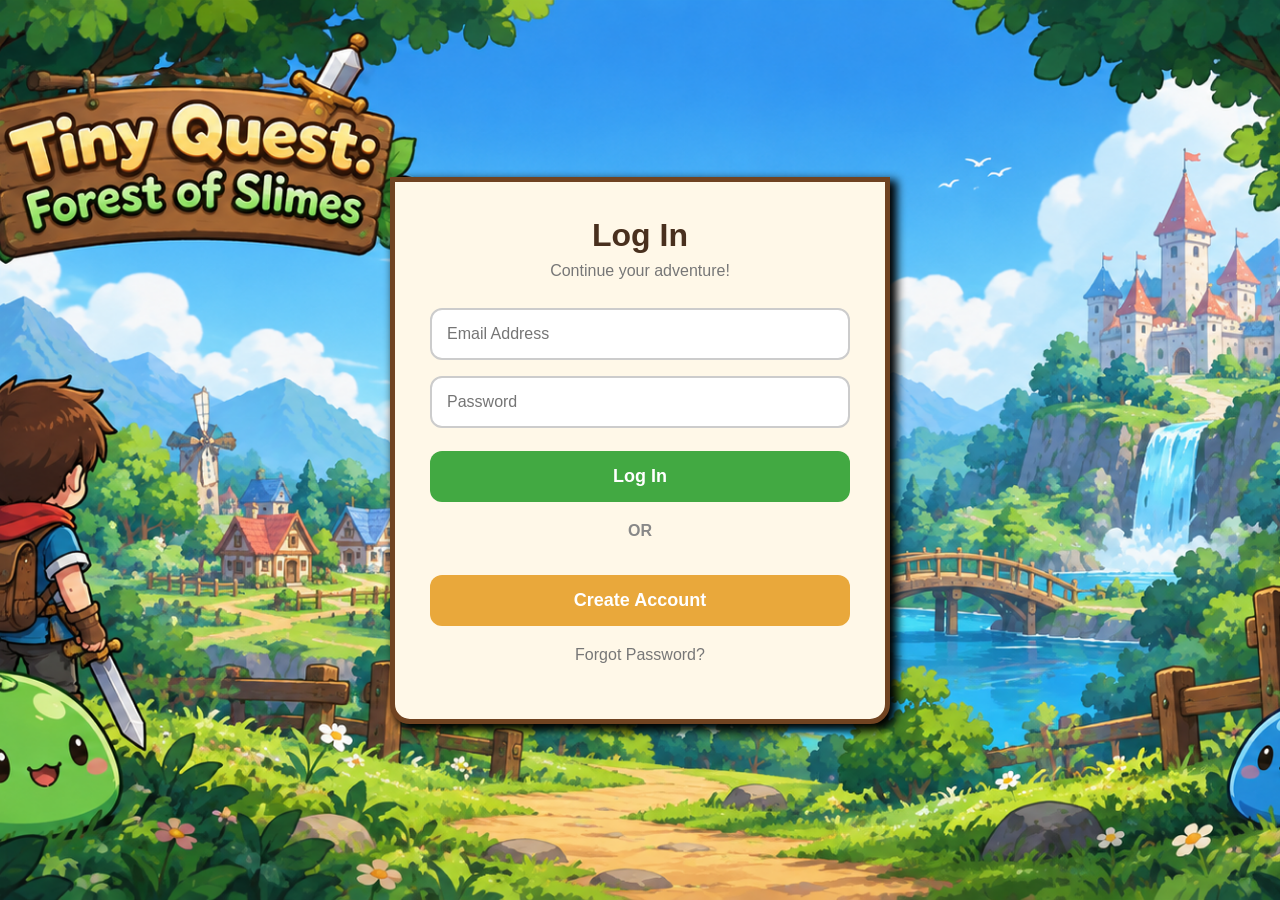
<file: index.html>
<!DOCTYPE html>
<html lang="en">
<head>
    <meta charset="UTF-8">
    <meta name="viewport" content="width=device-width, initial-scale=1.0">
    <title>Tiny Quest - Login</title>
    <link rel="stylesheet" href="style.css">
</head>

<body class="login-background">

<div class="game-container">


    <div class="login-box">
        <h1>Log In</h1>
        <p>Continue your adventure!</p>

        <input type="email" id="username" placeholder="Email Address">

        <input type="password" id="password" placeholder="Password" >

        <button onclick="login()">
            Log In
        </button>

        <div class="divider">OR</div>

        <button class="create-btn" onclick="goToRegister()">
            Create Account
        </button>

        <p class="forgot">Forgot Password?</p>
    </div>

</div>

<script src="script.js"></script>

</body>
</html>
</file>
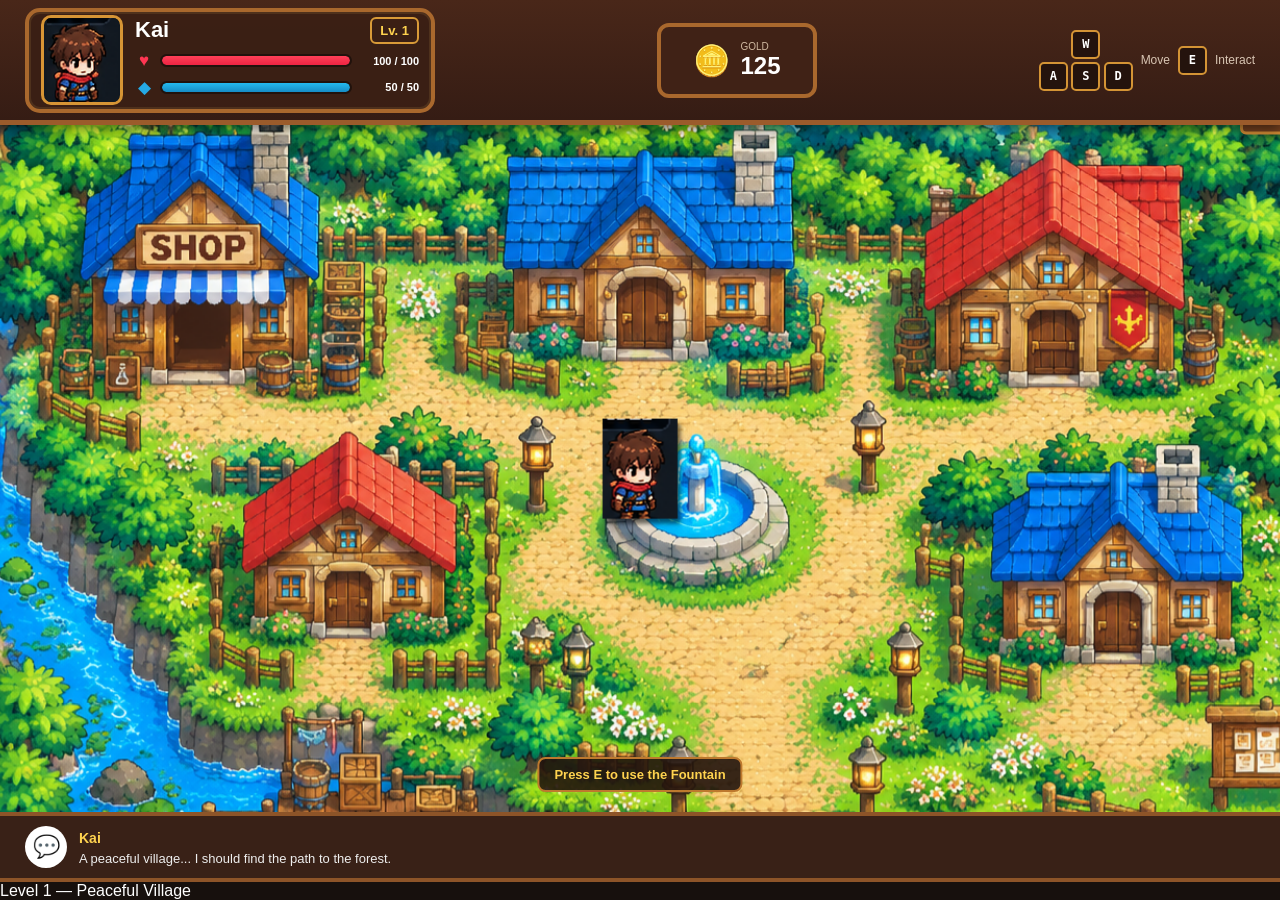
<file: level1.html>
<!DOCTYPE html>
<html lang="en">
<head>
    <meta charset="UTF-8">
    <meta name="viewport" content="width=device-width, initial-scale=1.0">

    <title>Tiny Quest - Level 1</title>

    <link rel="stylesheet" href="level1.css">
</head>

<body>

    <!-- GAME SCREEN -->
    <div id="game">

        <!-- =========================
             HUD
        ========================== -->
        <div class="hud">

            <!-- KAI STATUS -->
            <div class="player-hud">

                <div class="avatar">
                    <div class="kai-avatar"></div>
                </div>

                <div class="player-info">

                    <div class="name-row">
                        <span class="player-name">Kai</span>

                        <span class="level">
                            Lv. 1
                        </span>
                    </div>

                    <!-- HP -->
                    <div class="stat-row">

                        <span class="stat-icon hp-icon">♥</span>

                        <div class="stat-bar">
                            <div
                                id="hpBar"
                                class="hp-fill">
                            </div>
                        </div>

                        <span id="hpText">
                            100 / 100
                        </span>

                    </div>


                    <!-- MANA -->
                    <div class="stat-row">

                        <span class="stat-icon mana-icon">◆</span>

                        <div class="stat-bar">
                            <div
                                id="manaBar"
                                class="mana-fill">
                            </div>
                        </div>

                        <span id="manaText">
                            50 / 50
                        </span>

                    </div>

                </div>

            </div>


            <!-- GOLD -->
            <div class="gold-box">

                <span class="coin">
                    🪙
                </span>

                <div>
                    <small>GOLD</small>

                    <strong id="gold">
                        125
                    </strong>
                </div>

            </div>


            <!-- CONTROLS -->
            <div class="controls">

                <div class="wasd">

                    <kbd>W</kbd>

                    <div>
                        <kbd>A</kbd>
                        <kbd>S</kbd>
                        <kbd>D</kbd>
                    </div>

                </div>

                <span>
                    Move
                </span>

                <kbd>E</kbd>

                <span>
                    Interact
                </span>

            </div>

        </div>


        <!-- =========================
             GAME WORLD
        ========================== -->
        <div id="world">

            <!-- VILLAGE MAP -->
            <div class="village-map"></div>


            <!-- FOREST SIGN -->
            <div
                id="forestExit"
                class="forest-sign">

                <span>
                    To Forest →
                </span>

            </div>


            <!-- KAI -->
            <div id="kai">

                <div class="kai-sprite"></div>

            </div>


            <!-- INTERACTION MESSAGE -->
            <div
                id="interaction"
                class="interaction">

                <span id="interactionText">
                    Use W A S D to move
                </span>

            </div>

        </div>


        <!-- =========================
             BOTTOM MESSAGE
        ========================== -->
        <div class="dialogue">

            <div class="dialogue-icon">
                💬
            </div>

            <div>

                <strong>
                    Kai
                </strong>

                <p id="dialogueText">
                    A peaceful village...
                    I should find the path to the forest.
                </p>

            </div>

        </div>


        <!-- =========================
             LOCATION
        ========================== -->
        <div class="location">
            Level 1 — Peaceful Village
        </div>

    </div>


    <script src="level1.js"></script>

</body>
</html>
</file>
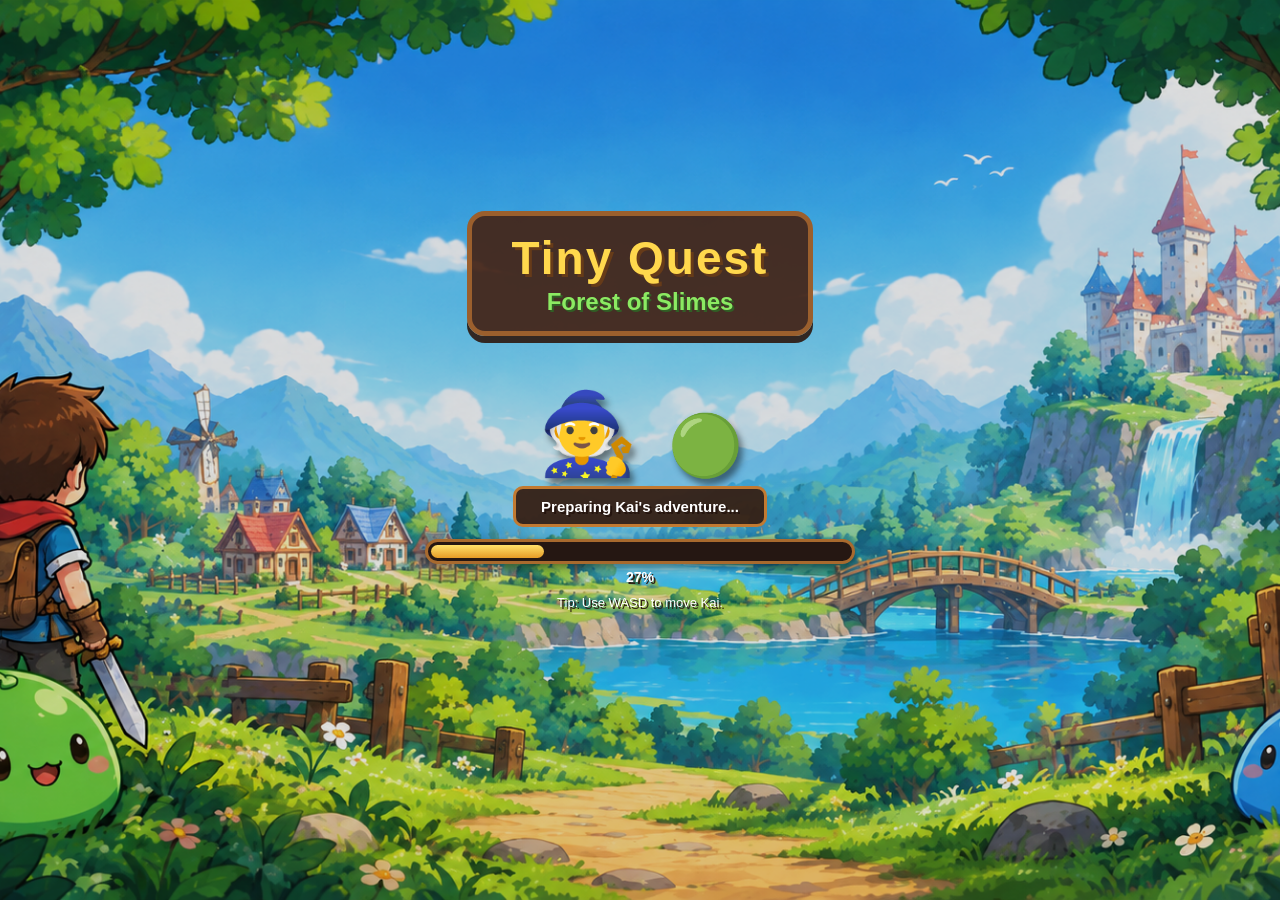
<file: loading.html>
<!DOCTYPE html>
<html lang="en">
<head>
    <meta charset="UTF-8">
    <meta name="viewport" content="width=device-width, initial-scale=1.0">

    <title>Tiny Quest - Loading</title>

    <link rel="stylesheet" href="loading.css">
</head>

<body>

    <div class="loading-screen">

        <!-- GAME TITLE -->
        <div class="game-title">
            <h1>Tiny Quest</h1>
            <h2>Forest of Slimes</h2>
        </div>


        <!-- GAME CHARACTERS -->
        <div class="characters">

            <div class="tree left-tree">🌲</div>

            <div class="kai">
                🧙
            </div>

            <div class="slime">
                🟢
            </div>

            <div class="tree right-tree">🌳</div>

        </div>


        <!-- LOADING MESSAGE -->
        <div class="loading-message" id="loadingMessage">
            Entering the forest...
        </div>


        <!-- LOADING BAR -->
        <div class="loading-container">

            <div class="loading-bar">

                <div
                    class="loading-progress"
                    id="loadingProgress">
                </div>

            </div>

            <div class="loading-percent" id="loadingPercent">
                0%
            </div>

        </div>


        <p class="tip" id="loadingTip">
            Tip: Use WASD to move Kai.
        </p>

    </div>


    <script src="loading.js"></script>

</body>
</html>
</file>
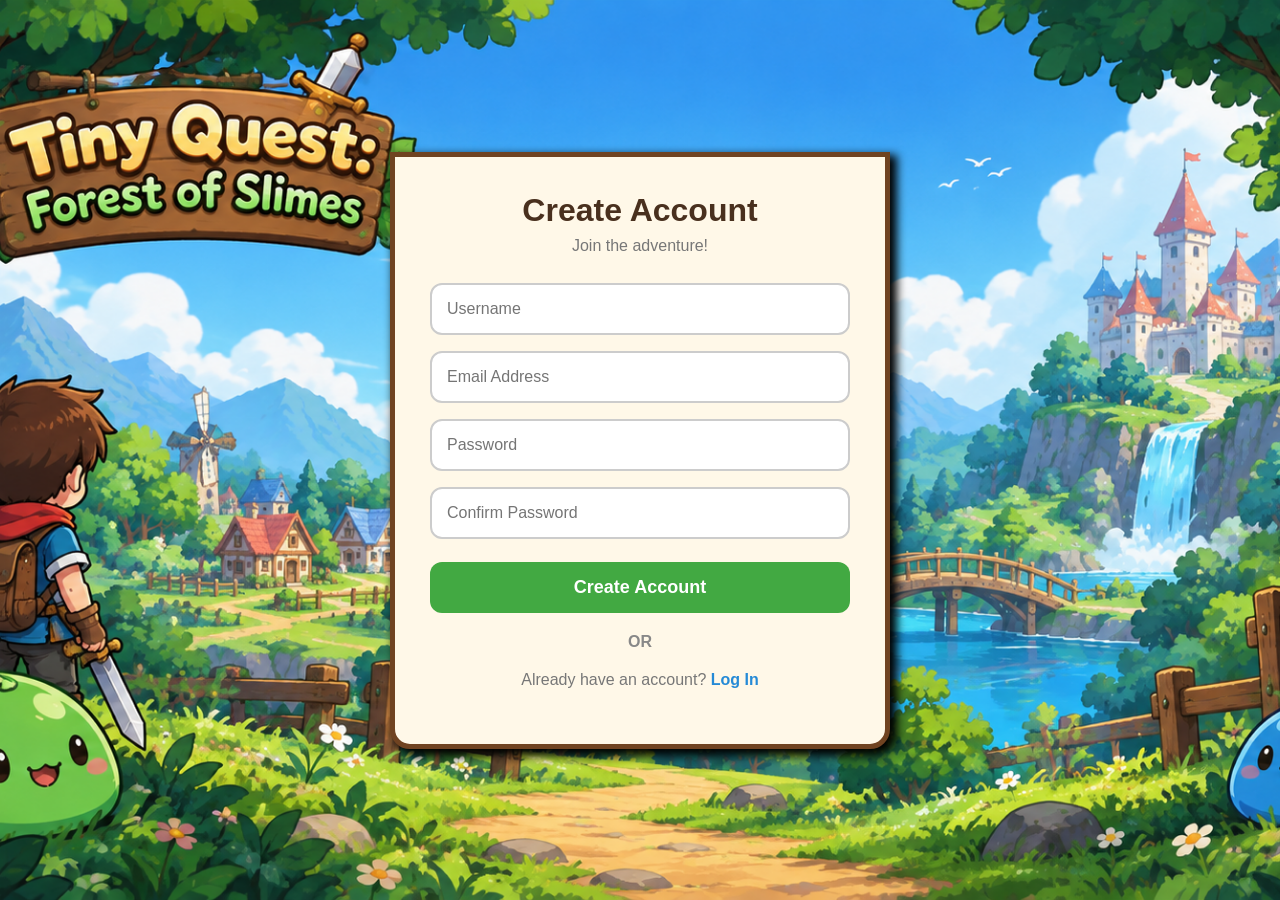
<file: register.html>
<!DOCTYPE html>
<html lang="en">
<head>
    <meta charset="UTF-8">
    <meta name="viewport" content="width=device-width, initial-scale=1.0">
    <title>Tiny Quest - Create Account</title>
    <link rel="stylesheet" href="style.css">
</head>

<body class="login-background">

<div class="game-container">

    <div class="login-box">
        <h1>Create Account</h1>
        <p>Join the adventure!</p>

        <input
            type="text"
            id="newUsername"
            placeholder="Username"
        >

        <input
            type="email"
            id="email"
            placeholder="Email Address"
        >

        <input
            type="password"
            id="newPassword"
            placeholder="Password"
        >

        <input
            type="password"
            id="confirmPassword"
            placeholder="Confirm Password"
        >

        <button onclick="createAccount()">
            Create Account
        </button>

        <div class="divider">OR</div>

        <p>
            Already have an account?
            <a href="index.html">Log In</a>
        </p>

    </div>

</div>

<script src="script.js"></script>

</body>
</html>
</file>
<file: style.css>
* {
    box-sizing: border-box;
    margin: 0;
    padding: 0;
    font-family: Arial, sans-serif;
}

.login-background {
    background-image: url("Tiny\ Questbg.png");
    background-size: cover;
    background-position: center;
    background-repeat: no-repeat;
}

body {
    min-height: 100vh;
    display: flex;
    justify-content: center;
    align-items: center;

    background: linear-gradient(
        #65c8ff,
        #b8ed9c
    );
}

.game-container {
    width: 100%;
    max-width: 500px;
    text-align: center;
}


.login-box {
    background: #fff8e8;
    padding: 35px;
    border-radius: 0 0 20px 20px;
    border: 5px solid #704321;
    box-shadow: 5px 5px 10px 2px black;
}

.login-box h1 {
    color: #49301e;
    margin-bottom: 8px;
}

.login-box p {
    color: #777;
    margin-bottom: 20px;
}

input {
    width: 100%;
    padding: 15px;
    margin: 8px 0;

    border: 2px solid #ccc;
    border-radius: 12px;

    font-size: 16px;
}

button {
    width: 100%;
    padding: 15px;
    margin-top: 15px;

    border: none;
    border-radius: 12px;

    background: #42a942;
    color: white;

    font-size: 18px;
    font-weight: bold;

    cursor: pointer;
}

button:hover {
    background: #328b32;
}

.create-btn {
    background: #e9a83b;
}

.create-btn:hover {
    background: #d89020;
}

.divider {
    margin: 20px 0;
    color: #888;
    font-weight: bold;
}

.forgot {
    margin-top: 20px;
}

a {
    color: #258ad6;
    font-weight: bold;
    text-decoration: none;
}
</file>
<file: level1.css>
/* =========================================
   RESET
========================================= */

* {
    box-sizing: border-box;
    margin: 0;
    padding: 0;
}

html,
body {
    width: 100%;
    height: 100%;
}

body {
    overflow: hidden;

    font-family:
        Arial,
        sans-serif;

    background: #17100d;

    color: white;
}


/* =========================================
   GAME
========================================= */

#game {

    width: 100%;

    height: 100vh;

    display: flex;

    flex-direction: column;

    background: #17100d;
}


/* =========================================
   HUD
========================================= */

.hud {

    height: 125px;

    min-height: 125px;

    position: relative;

    z-index: 50;

    display: flex;

    align-items: center;

    justify-content: space-between;

    padding: 10px 25px;

    background:
        linear-gradient(
            #492719,
            #351c14
        );

    border-bottom: 5px solid #9b5b2b;

    box-shadow:
        0 4px 12px
        rgba(0, 0, 0, 0.5);
}


/* =========================================
   PLAYER HUD
========================================= */

.player-hud {

    width: 410px;

    height: 105px;

    display: flex;

    align-items: center;

    gap: 12px;

    padding: 7px 12px;

    background:
        rgba(58, 31, 21, 0.95);

    border: 4px solid #a9682d;

    border-radius: 15px;

    box-shadow:
        inset 0 0 0 2px
        rgba(255, 200, 100, 0.1);
}


/* =========================================
   AVATAR
========================================= */

.avatar {

    width: 82px;

    height: 90px;

    flex-shrink: 0;

    display: flex;

    align-items: center;

    justify-content: center;

    overflow: hidden;

    background: #111820;

    border: 3px solid #d79535;

    border-radius: 10px;
}


/*
   Uses the first IDLE frame
   from Kai sprite.png
*/

.kai-avatar {

    width: 75px;

    height: 90px;

    background-image:
        url("Kai sprite.png");

    background-repeat: no-repeat;

    background-size: 1224px 1224px;

    background-position:
        -340px -42px;

    transform: scale(0.95);
}


/* =========================================
   PLAYER INFORMATION
========================================= */

.player-info {

    flex: 1;

    min-width: 0;
}


.name-row {

    display: flex;

    align-items: center;

    justify-content: space-between;

    margin-bottom: 7px;
}


.player-name {

    font-size: 22px;

    font-weight: bold;

    color: white;
}


.level {

    padding: 4px 8px;

    border: 2px solid #d99b38;

    border-radius: 6px;

    color: #ffd34f;

    font-size: 13px;

    font-weight: bold;
}


/* =========================================
   STATS
========================================= */

.stat-row {

    display: flex;

    align-items: center;

    gap: 7px;

    margin: 6px 0;

    font-size: 11px;
}


.stat-icon {

    width: 18px;

    text-align: center;

    font-size: 17px;
}


.hp-icon {
    color: #ff3653;
}


.mana-icon {
    color: #25a9e5;
}


.stat-bar {

    flex: 1;

    height: 13px;

    overflow: hidden;

    background: #160d0a;

    border: 2px solid #21120c;

    border-radius: 8px;
}


.hp-fill {

    width: 100%;

    height: 100%;

    background:
        linear-gradient(
            #ff4058,
            #ed2442
        );

    border-radius: 5px;
}


.mana-fill {

    width: 100%;

    height: 100%;

    background:
        linear-gradient(
            #24b9ee,
            #168cc5
        );

    border-radius: 5px;
}


#hpText,
#manaText {

    width: 60px;

    text-align: right;

    font-weight: bold;
}


/* =========================================
   GOLD
========================================= */

.gold-box {

    min-width: 160px;

    height: 75px;

    display: flex;

    align-items: center;

    justify-content: center;

    gap: 10px;

    padding: 10px 15px;

    background:
        rgba(65, 34, 23, 0.95);

    border: 4px solid #a9682d;

    border-radius: 12px;
}


.coin {

    font-size: 30px;
}


.gold-box small {

    display: block;

    color: #d0b9a1;

    font-size: 10px;
}


.gold-box strong {

    display: block;

    color: white;

    font-size: 24px;
}


/* =========================================
   CONTROLS
========================================= */

.controls {

    display: flex;

    align-items: center;

    gap: 8px;

    color: #d9c6b4;

    font-size: 12px;
}


.wasd {

    display: flex;

    flex-direction: column;

    align-items: center;

    gap: 3px;
}


kbd {

    display: inline-flex;

    align-items: center;

    justify-content: center;

    min-width: 29px;

    height: 29px;

    padding: 3px 7px;

    background: #24130d;

    border: 2px solid #d49435;

    border-radius: 5px;

    color: white;

    font-size: 12px;

    font-weight: bold;
}

/* =========================================
   GAME WORLD / CAMERA
========================================= */

#world {
    position: relative;
    flex: 1;
    min-height: 0;
    overflow: hidden;
    background: #47aee0;
}


/* =========================================
   BIG VILLAGE MAP
========================================= */

.village-map {
    position: absolute;

    /*
       Make the map larger than the screen.
       This allows the camera to move around it.
    */
    width: 1600px;
    height: 1067px;

    left: 0;
    top: 0;

    background-image: url("Village.png");

    background-repeat: no-repeat;

    background-size: 100% 100%;

    background-position: center;

    will-change: transform;
}


/* =========================================
   KAI
========================================= */

#kai {
    position: absolute;

    z-index: 20;

    width: 75px;
    height: 100px;

    /*
       Position is controlled by JavaScript
    */
    left: 0;
    top: 0;

    pointer-events: none;

    will-change: transform;
}


.kai-sprite {
    width: 75px;
    height: 100px;

    background-image: url("Kai sprite.png");

    background-repeat: no-repeat;

    background-size: 1224px 1224px;

    background-position: -340px -38px;

    image-rendering: pixelated;

    filter:
        drop-shadow(
            3px 5px 2px
            rgba(0, 0, 0, 0.55)
        );
}


/* =========================================
   FOREST SIGN
========================================= */

.forest-sign {
    position: absolute;

    z-index: 15;

    left: 1250px;
    top: 150px;

    padding: 8px 16px;

    background: #75401f;

    border: 3px solid #d18a35;

    border-radius: 6px;

    color: white;

    font-size: 16px;

    font-weight: bold;

    box-shadow:
        0 4px 8px
        rgba(0, 0, 0, 0.4);
}

.forest-sign:hover {

    background: #9b5727;

    border-color: #ffd34f;
}



/* =========================================
   INTERACTION
========================================= */

.interaction {
    position: absolute;

    z-index: 30;

    left: 50%;
    bottom: 20px;

    transform: translateX(-50%);

    padding: 8px 15px;

    background: rgba(35, 20, 14, 0.9);

    border: 2px solid #bd792e;

    border-radius: 8px;

    color: #ffd34f;

    font-size: 13px;

    font-weight: bold;

    opacity: 0;

    transition: opacity 0.2s;
}

.interaction.show {
    opacity: 1;
}

/* =========================================
   DIALOGUE
========================================= */

.dialogue {

    min-height: 70px;

    height: 70px;

    display: flex;

    align-items: center;

    gap: 12px;

    padding: 8px 25px;

    background:
        #392117;

    border-top: 4px solid #8d5428;

    border-bottom: 4px solid #8d5428;
}


.dialogue-icon {

    width: 42px;

    height: 42px;

    display: flex;

    align-items: center;

    justify-content: center;

    background: white;

    border-radius: 50%;

    font-size: 22px;
}


.dialogue strong {

    color: #ffd34f;

    font-size: 14px;
}


.dialogue p {

    margin-top: 4px;

    color: #eee;

    font-size: 13px;
}


/* =========================================
   WALKING ANIMATION
========================================= */

#kai.walking .kai-sprite {
    animation:
        walkBob 0.18s infinite alternate;
}

@keyframes walkBob {

    from {
        transform: translateY(0);
    }

    to {
        transform: translateY(-3px);
    }
}


/* =========================================
   RESPONSIVE
========================================= */

@media (max-width: 900px) {

    .player-hud {

        width: 350px;
    }

    .gold-box {

        min-width: 130px;
    }

    .controls {

        display: none;
    }
}


@media (max-width: 600px) {

    .hud {

        height: 100px;

        min-height: 100px;

        padding: 6px 10px;
    }

    .player-hud {

        width: 280px;

        height: 85px;
    }

    .avatar {

        width: 65px;

        height: 70px;
    }

    .player-name {

        font-size: 17px;
    }

    .gold-box {

        min-width: 100px;

        height: 65px;
    }

    .gold-box strong {

        font-size: 18px;
    }

    .dialogue {

        height: 60px;

        min-height: 60px;
    }

    .forest-sign {

        font-size: 11px;
    }
}
</file>
<file: loading.css>
/* =========================================
   TINY QUEST - LOADING SCREEN
========================================= */

* {
    box-sizing: border-box;
    margin: 0;
    padding: 0;
}

html,
body {
    width: 100%;
    height: 100%;
}

body {
    font-family: "Trebuchet MS", Arial, sans-serif;

    overflow: hidden;

    background: #4aa9df;
}


/* =========================================
   LOADING SCREEN
========================================= */

.loading-screen {

    width: 100%;
    height: 100vh;

    position: relative;

    display: flex;

    flex-direction: column;

    align-items: center;

    justify-content: center;

    overflow: hidden;

    /*
       YOUR UPLOADED BACKGROUND
    */
    background-image: url("BackGround.png");

    background-size: cover;

    background-position: center;

    background-repeat: no-repeat;
}


/* =========================================
   DARK OVERLAY
   Makes the loading text easier to see
========================================= */

.loading-screen::before {

    content: "";

    position: absolute;

    inset: 0;

    background: rgba(0, 0, 0, 0.12);

    z-index: 1;
}


/* =========================================
   GAME TITLE
========================================= */

.game-title {

    position: relative;

    z-index: 5;

    text-align: center;

    margin-top: -80px;

    padding: 15px 40px;

    background: rgba(68, 35, 22, 0.92);

    border: 5px solid #9b5f2d;

    border-radius: 18px;

    box-shadow:
        0 7px 0 rgba(45, 24, 15, 0.9);
}

.game-title h1 {

    font-size: 46px;

    color: #ffd84d;

    text-shadow:
        3px 3px #663b19;

    letter-spacing: 2px;
}

.game-title h2 {

    margin-top: 3px;

    font-size: 24px;

    color: #8bea62;

    text-shadow:
        2px 2px #315e25;
}


/* =========================================
   CHARACTERS
========================================= */

.characters {

    position: relative;

    z-index: 4;

    width: 500px;

    height: 130px;

    display: flex;

    align-items: flex-end;

    justify-content: center;

    gap: 30px;

    margin-top: 15px;
}


/* =========================================
   KAI
========================================= */

.kai {

    font-size: 80px;

    animation: kaiBounce 1.2s infinite;

    filter:
        drop-shadow(
            4px 6px 3px rgba(0, 0, 0, 0.45)
        );
}


/* =========================================
   SLIME
========================================= */

.slime {

    font-size: 60px;

    animation: slimeBounce 1.4s infinite;

    filter:
        drop-shadow(
            4px 6px 3px rgba(0, 0, 0, 0.45)
        );
}


/* =========================================
   TREE
========================================= */

.tree {

    display: none;
}


/* =========================================
   KAI ANIMATION
========================================= */

@keyframes kaiBounce {

    0% {
        transform: translateY(0);
    }

    50% {
        transform: translateY(-10px);
    }

    100% {
        transform: translateY(0);
    }
}


/* =========================================
   SLIME ANIMATION
========================================= */

@keyframes slimeBounce {

    0% {
        transform:
            translateY(0)
            scaleX(1);
    }

    50% {
        transform:
            translateY(-8px)
            scaleX(1.08);
    }

    100% {
        transform:
            translateY(0)
            scaleX(1);
    }
}


/* =========================================
   LOADING MESSAGE
========================================= */

.loading-message {

    position: relative;

    z-index: 5;

    margin-top: 5px;

    padding: 9px 25px;

    background: rgba(54, 31, 20, 0.94);

    border: 3px solid #c17a32;

    border-radius: 10px;

    color: white;

    font-size: 15px;

    font-weight: bold;

    text-shadow:
        2px 2px #24140e;
}


/* =========================================
   LOADING BAR CONTAINER
========================================= */

.loading-container {

    position: relative;

    z-index: 5;

    width: 430px;

    margin-top: 12px;

    text-align: center;
}


/* =========================================
   LOADING BAR
========================================= */

.loading-bar {

    width: 100%;

    height: 25px;

    padding: 3px;

    background: #251712;

    border: 3px solid #a86a2e;

    border-radius: 15px;

    overflow: hidden;

    box-shadow:
        0 3px 8px rgba(0, 0, 0, 0.45);
}


/* =========================================
   PROGRESS
========================================= */

.loading-progress {

    width: 0%;

    height: 100%;

    background:
        linear-gradient(
            #ffe16a,
            #e69b26
        );

    border-radius: 9px;

    transition:
        width 0.15s linear;
}


/* =========================================
   PERCENTAGE
========================================= */

.loading-percent {

    margin-top: 5px;

    color: white;

    font-size: 14px;

    font-weight: bold;

    text-shadow:
        2px 2px #302016;
}


/* =========================================
   TIP
========================================= */

.tip {

    position: relative;

    z-index: 5;

    margin-top: 10px;

    color: white;

    font-size: 13px;

    text-shadow:
        2px 2px #302016;
}


/* =========================================
   MOBILE
========================================= */

@media (max-width: 600px) {

    .game-title {

        margin-top: -40px;

        padding: 12px 25px;
    }

    .game-title h1 {

        font-size: 34px;
    }

    .game-title h2 {

        font-size: 19px;
    }

    .characters {

        width: 90%;

        height: 100px;
    }

    .kai {

        font-size: 60px;
    }

    .slime {

        font-size: 45px;
    }

    .loading-container {

        width: 80%;
    }
}
</file>
